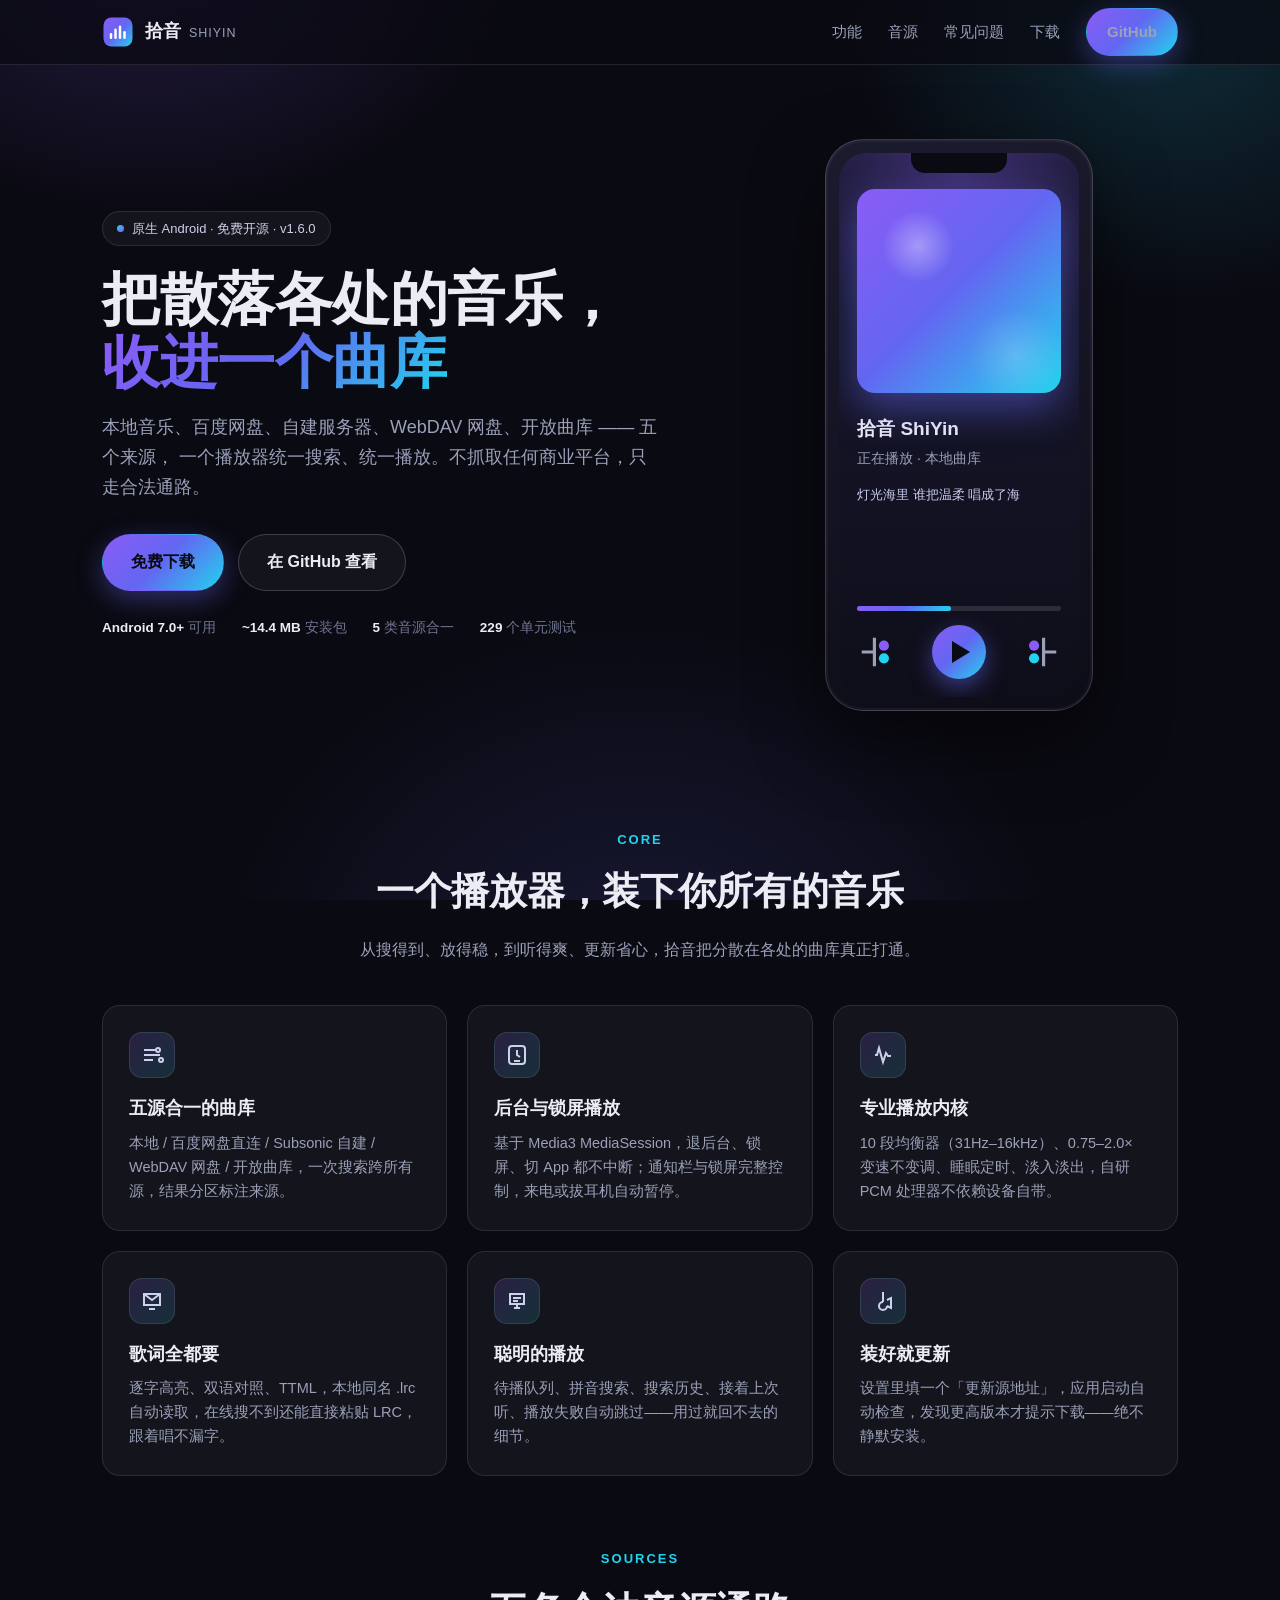
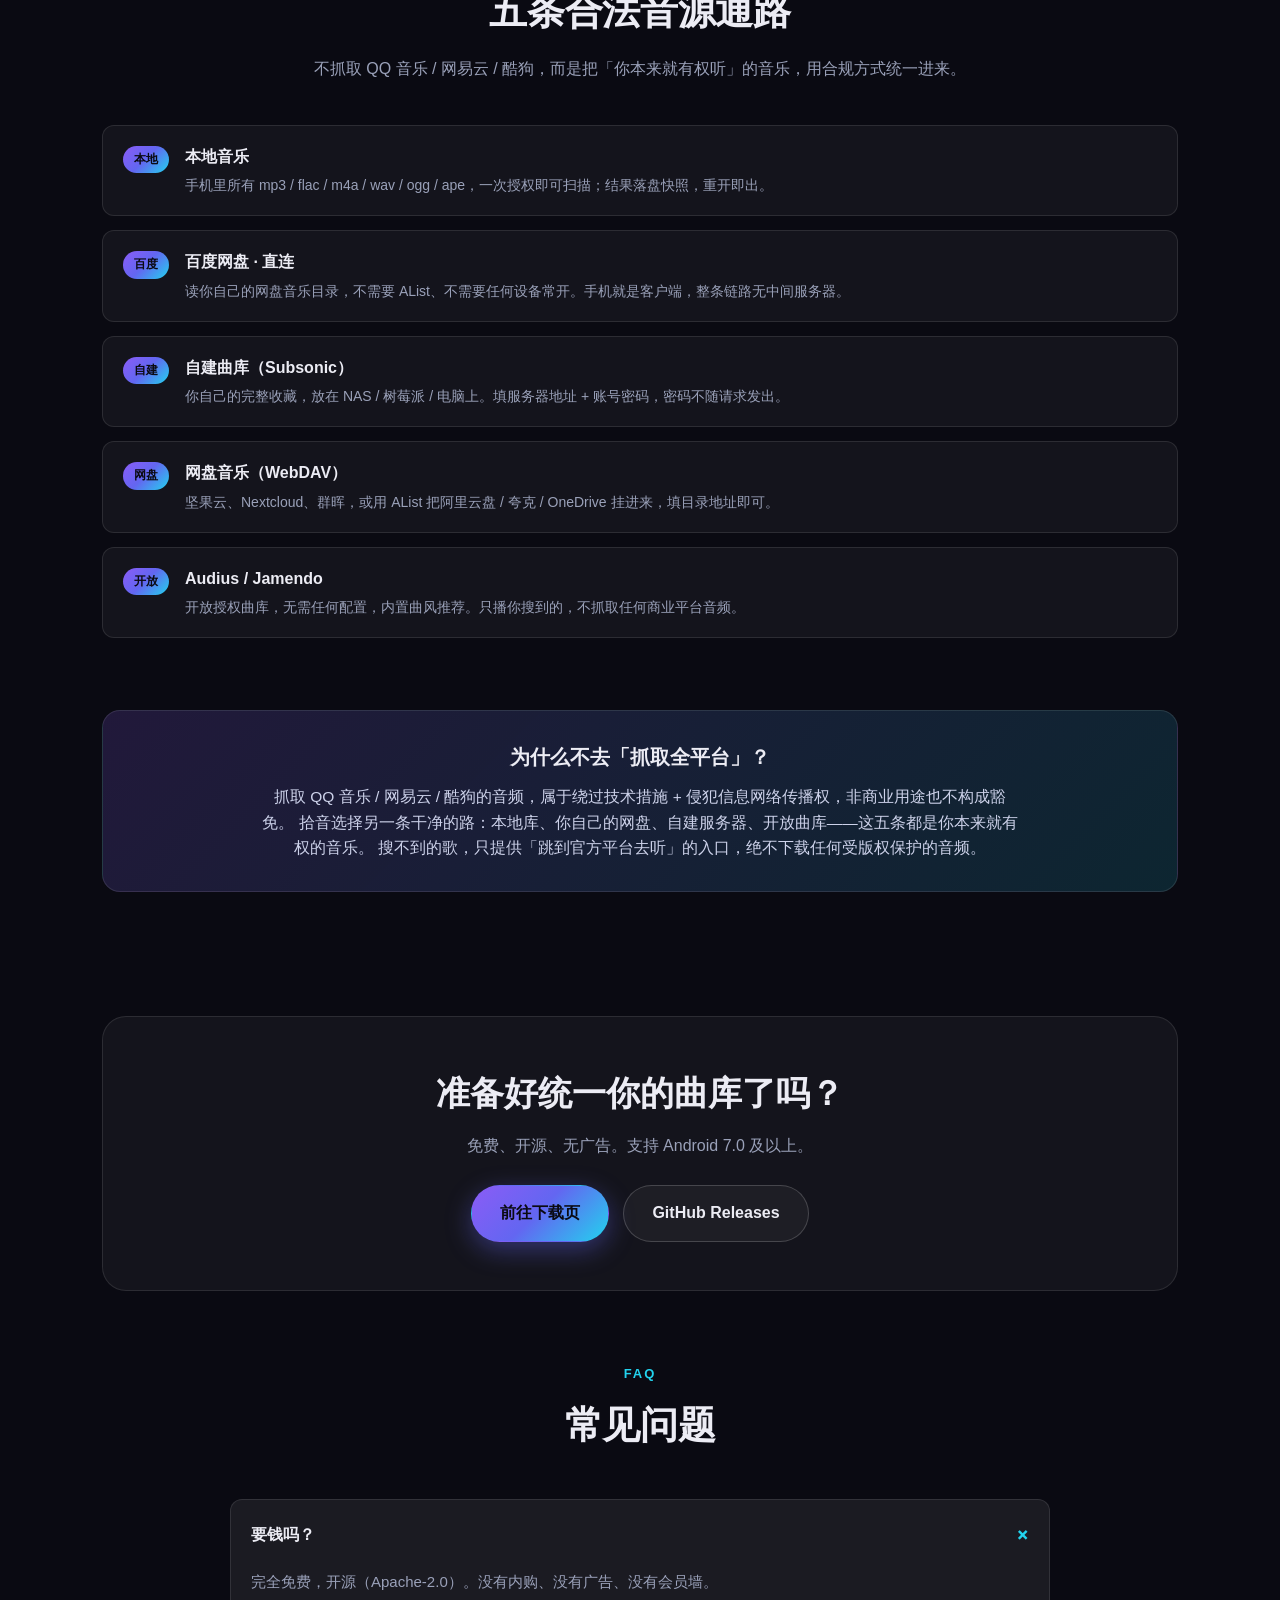
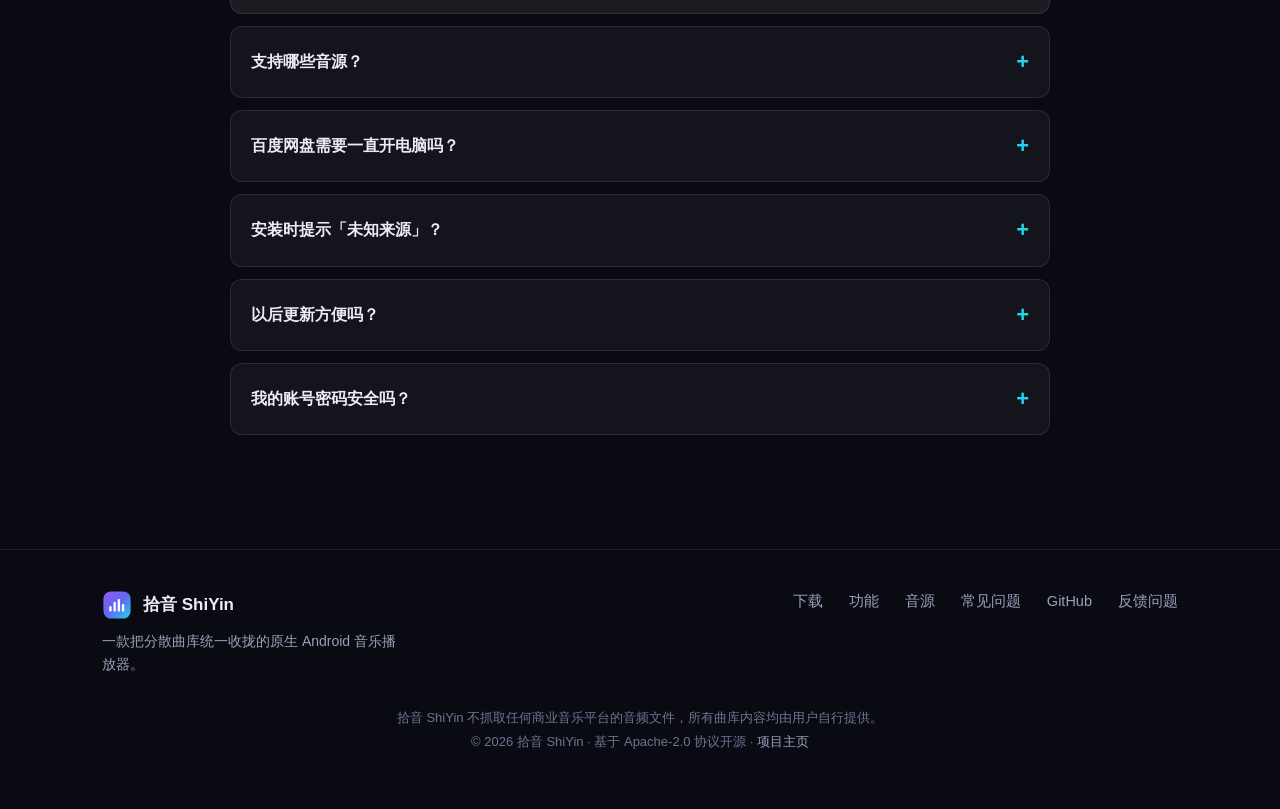
<file: docs/index.html>
<!DOCTYPE html>
<html lang="zh-CN">
<head>
<meta charset="UTF-8" />
<meta name="viewport" content="width=device-width, initial-scale=1" />
<title>拾音 ShiYin · 把散落各处的音乐收进一个曲库</title>
<meta name="description" content="拾音 ShiYin 是一款原生 Android 音乐播放器：本地音乐、百度网盘直连、自建 Subsonic、WebDAV 网盘、开放曲库五个来源统一成一个曲库。后台播放、专业音效、逐字歌词、自动更新，全部免费开源。" />
<link rel="icon" type="image/svg+xml" href="assets/logo.svg" />
<link rel="stylesheet" href="assets/styles.css" />
</head>
<body>

<!-- 导航 -->
<header class="nav">
  <div class="wrap nav-inner">
    <a class="brand" href="index.html">
      <img src="assets/logo.svg" alt="拾音" />
      <span>拾音 <small>SHIYIN</small></span>
    </a>
    <nav class="nav-links" id="navLinks">
      <a href="#features">功能</a>
      <a href="#sources">音源</a>
      <a href="#faq">常见问题</a>
      <a href="download.html">下载</a>
      <a class="btn btn-primary" data-gh="url" href="https://github.com" target="_blank" rel="noopener">GitHub</a>
    </nav>
    <button class="menu-toggle" id="menuToggle" aria-label="菜单">☰</button>
  </div>
</header>

<!-- Hero -->
<section class="hero">
  <div class="wrap hero-grid">
    <div>
      <span class="badge"><span class="dot"></span> 原生 Android · 免费开源 · v1.6.0</span>
      <h1>把散落各处的音乐，<br /><span class="grad-text">收进一个曲库</span></h1>
      <p class="lead">
        本地音乐、百度网盘、自建服务器、WebDAV 网盘、开放曲库 —— 五个来源，
        一个播放器统一搜索、统一播放。不抓取任何商业平台，只走合法通路。
      </p>
      <div class="hero-actions">
        <a class="btn btn-primary btn-lg" href="download.html">免费下载</a>
        <a class="btn btn-ghost btn-lg" data-gh="url" href="https://github.com" target="_blank" rel="noopener">在 GitHub 查看</a>
      </div>
      <div class="hero-meta">
        <span><b>Android 7.0+</b> 可用</span>
        <span><b>~14.4 MB</b> 安装包</span>
        <span><b>5</b> 类音源合一</span>
        <span><b>229</b> 个单元测试</span>
      </div>
    </div>

    <!-- 手机播放器 Mockup -->
    <div class="phone" aria-hidden="true">
      <div class="phone-screen">
        <div class="ps-cover"></div>
        <div class="ps-title">拾音 ShiYin</div>
        <div class="ps-artist">正在播放 · 本地曲库</div>
        <div class="ps-lyric">灯光海里 谁把温柔 唱成了海</div>
        <div class="ps-progress"></div>
        <div class="ps-bar">
          <div class="ps-ball">
            <svg viewBox="0 0 24 24" width="38" height="38" fill="none" stroke="#9aa1b9" stroke-width="2"><path d="M11 3v18M3 12h8"/><circle cx="17" cy="8" r="3.2" fill="#8b5cf6" stroke="none"/><circle cx="17" cy="16" r="3.2" fill="#22d3ee" stroke="none"/></svg>
          </div>
          <div class="ps-play"></div>
          <div class="ps-ball">
            <svg viewBox="0 0 24 24" width="38" height="38" fill="none" stroke="#9aa1b9" stroke-width="2"><path d="M13 3v18M21 12h-8"/><circle cx="7" cy="8" r="3.2" fill="#8b5cf6" stroke="none"/><circle cx="7" cy="16" r="3.2" fill="#22d3ee" stroke="none"/></svg>
          </div>
        </div>
      </div>
    </div>
  </div>
</section>

<!-- 核心亮点 -->
<section id="features">
  <div class="wrap">
    <div class="sec-head">
      <div class="kicker">CORE</div>
      <h2>一个播放器，装下你所有的音乐</h2>
      <p>从搜得到、放得稳，到听得爽、更新省心，拾音把分散在各处的曲库真正打通。</p>
    </div>
    <div class="grid grid-3">
      <div class="card">
        <div class="ic"><svg viewBox="0 0 24 24" fill="none" stroke="#cdd2ea" stroke-width="2"><path d="M4 7h11M4 12h16M4 17h9"/><circle cx="18" cy="7" r="2"/><circle cx="21" cy="17" r="2"/></svg></div>
        <h3>五源合一的曲库</h3>
        <p>本地 / 百度网盘直连 / Subsonic 自建 / WebDAV 网盘 / 开放曲库，一次搜索跨所有源，结果分区标注来源。</p>
      </div>
      <div class="card">
        <div class="ic"><svg viewBox="0 0 24 24" fill="none" stroke="#cdd2ea" stroke-width="2"><rect x="4" y="3" width="16" height="18" rx="3"/><path d="M9 18h6"/><path d="M12 7v5l3 2"/></svg></div>
        <h3>后台与锁屏播放</h3>
        <p>基于 Media3 MediaSession，退后台、锁屏、切 App 都不中断；通知栏与锁屏完整控制，来电或拔耳机自动暂停。</p>
      </div>
      <div class="card">
        <div class="ic"><svg viewBox="0 0 24 24" fill="none" stroke="#cdd2ea" stroke-width="2"><path d="M4 12h2l2-7 4 14 3-9 2 3h3"/></svg></div>
        <h3>专业播放内核</h3>
        <p>10 段均衡器（31Hz–16kHz）、0.75–2.0× 变速不变调、睡眠定时、淡入淡出，自研 PCM 处理器不依赖设备自带。</p>
      </div>
      <div class="card">
        <div class="ic"><svg viewBox="0 0 24 24" fill="none" stroke="#cdd2ea" stroke-width="2"><path d="M4 5h16v11H4z"/><path d="M4 5l8 6 8-6"/><path d="M9 20h6"/></svg></div>
        <h3>歌词全都要</h3>
        <p>逐字高亮、双语对照、TTML，本地同名 .lrc 自动读取，在线搜不到还能直接粘贴 LRC，跟着唱不漏字。</p>
      </div>
      <div class="card">
        <div class="ic"><svg viewBox="0 0 24 24" fill="none" stroke="#cdd2ea" stroke-width="2"><path d="M5 5h14v10H5z"/><path d="M9 19h6M12 15v4"/><path d="M8 9h8M8 12h5"/></svg></div>
        <h3>聪明的播放</h3>
        <p>待播队列、拼音搜索、搜索历史、接着上次听、播放失败自动跳过——用过就回不去的细节。</p>
      </div>
      <div class="card">
        <div class="ic"><svg viewBox="0 0 24 24" fill="none" stroke="#cdd2ea" stroke-width="2"><path d="M12 3v10M12 13a4 4 0 104 4"/><path d="M16 17l4 2V9l-4 2"/></svg></div>
        <h3>装好就更新</h3>
        <p>设置里填一个「更新源地址」，应用启动自动检查，发现更高版本才提示下载——绝不静默安装。</p>
      </div>
    </div>
  </div>
</section>

<!-- 五源详解 -->
<section id="sources" style="padding-top:10px">
  <div class="wrap">
    <div class="sec-head">
      <div class="kicker">SOURCES</div>
      <h2>五条合法音源通路</h2>
      <p>不抓取 QQ 音乐 / 网易云 / 酷狗，而是把「你本来就有权听」的音乐，用合规方式统一进来。</p>
    </div>
    <div class="sources">
      <div class="src"><span class="tag">本地</span><div><h4>本地音乐</h4><p>手机里所有 mp3 / flac / m4a / wav / ogg / ape，一次授权即可扫描；结果落盘快照，重开即出。</p></div></div>
      <div class="src"><span class="tag">百度</span><div><h4>百度网盘 · 直连</h4><p>读你自己的网盘音乐目录，不需要 AList、不需要任何设备常开。手机就是客户端，整条链路无中间服务器。</p></div></div>
      <div class="src"><span class="tag">自建</span><div><h4>自建曲库（Subsonic）</h4><p>你自己的完整收藏，放在 NAS / 树莓派 / 电脑上。填服务器地址 + 账号密码，密码不随请求发出。</p></div></div>
      <div class="src"><span class="tag">网盘</span><div><h4>网盘音乐（WebDAV）</h4><p>坚果云、Nextcloud、群晖，或用 AList 把阿里云盘 / 夸克 / OneDrive 挂进来，填目录地址即可。</p></div></div>
      <div class="src"><span class="tag">开放</span><div><h4>Audius / Jamendo</h4><p>开放授权曲库，无需任何配置，内置曲风推荐。只播你搜到的，不抓取任何商业平台音频。</p></div></div>
    </div>
  </div>
</section>

<!-- 信任声明 -->
<section style="padding-top:10px">
  <div class="wrap">
    <div class="trust">
      <h3>为什么不去「抓取全平台」？</h3>
      <p>
        抓取 QQ 音乐 / 网易云 / 酷狗的音频，属于绕过技术措施 + 侵犯信息网络传播权，非商业用途也不构成豁免。
        拾音选择另一条干净的路：本地库、你自己的网盘、自建服务器、开放曲库——这五条都是你本来就有权的音乐。
        搜不到的歌，只提供「跳到官方平台去听」的入口，绝不下载任何受版权保护的音频。
      </p>
    </div>
  </div>
</section>

<!-- 下载 CTA -->
<section>
  <div class="wrap">
    <div class="cta">
      <h2>准备好统一你的曲库了吗？</h2>
      <p>免费、开源、无广告。支持 Android 7.0 及以上。</p>
      <div class="hero-actions">
        <a class="btn btn-primary btn-lg" href="download.html">前往下载页</a>
        <a class="btn btn-ghost btn-lg" data-gh="releases" href="https://github.com" target="_blank" rel="noopener">GitHub Releases</a>
      </div>
    </div>
  </div>
</section>

<!-- FAQ -->
<section id="faq" style="padding-top:10px">
  <div class="wrap">
    <div class="sec-head">
      <div class="kicker">FAQ</div>
      <h2>常见问题</h2>
    </div>
    <div class="faq">
      <details class="qa" open><summary>要钱吗？<span class="pm">+</span></summary><div class="ans">完全免费，开源（Apache-2.0）。没有内购、没有广告、没有会员墙。</div></details>
      <details class="qa"><summary>支持哪些音源？<span class="pm">+</span></summary><div class="ans">本地音乐、百度网盘直连、自建 Subsonic 曲库、WebDAV 网盘（AList 等）、以及 Audius / Jamendo 开放曲库，共五类。详见上方「音源」一节。</div></details>
      <details class="qa"><summary>百度网盘需要一直开电脑吗？<span class="pm">+</span></summary><div class="ans">不需要。百度网盘走的是官方直连通道，手机就是客户端，读的是你自己的网盘目录，没有任何需要常开的服务器（和 WebDAV 不同）。</div></details>
      <details class="qa"><summary>安装时提示「未知来源」？<span class="pm">+</span></summary><div class="ans">这是 Android 的常规安全提示，因为安装包不是从应用商店来的。到设置里允许本次安装来源即可，应用本身不含任何越权行为。</div></details>
      <details class="qa"><summary>以后更新方便吗？<span class="pm">+</span></summary><div class="ans">方便。在「设置 → 更新」里填好更新源地址（本仓库的 update.json），应用每次启动自动检查，发现更高版本才弹窗提示，绝不强装；带 sha256 时严格校验，篡改直接拒装。</div></details>
      <details class="qa"><summary>我的账号密码安全吗？<span class="pm">+</span></summary><div class="ans">Subsonic / WebDAV 的密码只存在应用私有目录（DataStore），不上传任何服务器；百度授权走官方 OAuth 页面，密码不经过 App。</div></details>
    </div>
  </div>
</section>

<!-- 页脚 -->
<footer>
  <div class="wrap">
    <div class="foot-grid">
      <div>
        <div class="foot-brand"><img src="assets/logo.svg" alt="拾音" /><span>拾音 ShiYin</span></div>
        <p style="color:var(--muted);font-size:14px;margin-top:10px;max-width:300px">一款把分散曲库统一收拢的原生 Android 音乐播放器。</p>
      </div>
      <div class="foot-links">
        <a href="download.html">下载</a>
        <a href="#features">功能</a>
        <a href="#sources">音源</a>
        <a href="#faq">常见问题</a>
        <a data-gh="url" href="https://github.com" target="_blank" rel="noopener">GitHub</a>
        <a data-gh="issues" href="https://github.com" target="_blank" rel="noopener">反馈问题</a>
      </div>
    </div>
    <div class="foot-bottom">
      拾音 ShiYin 不抓取任何商业音乐平台的音频文件，所有曲库内容均由用户自行提供。<br />
      © 2026 拾音 ShiYin · 基于 Apache-2.0 协议开源 ·
      <a data-gh="url" href="https://github.com" target="_blank" rel="noopener">项目主页</a>
    </div>
  </div>
</footer>

<script src="assets/app.js"></script>
</body>
</html>
</file>
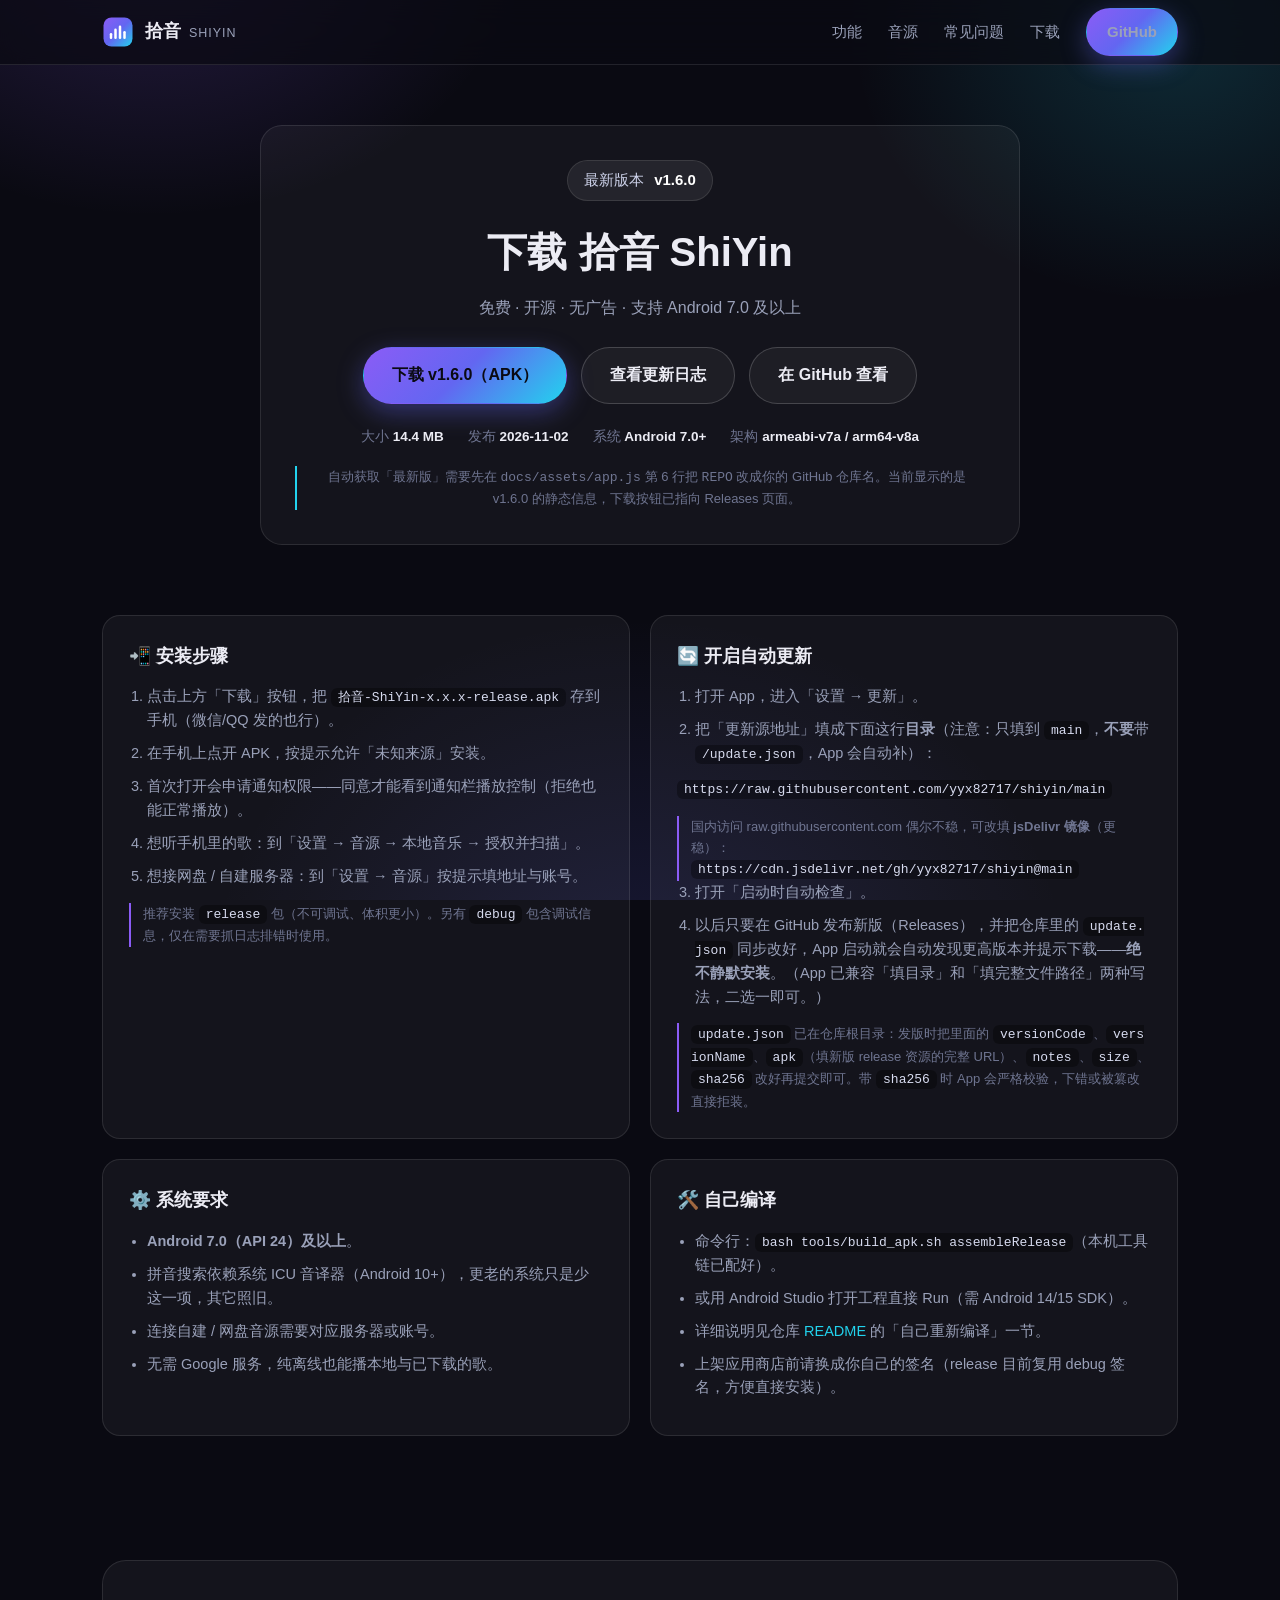
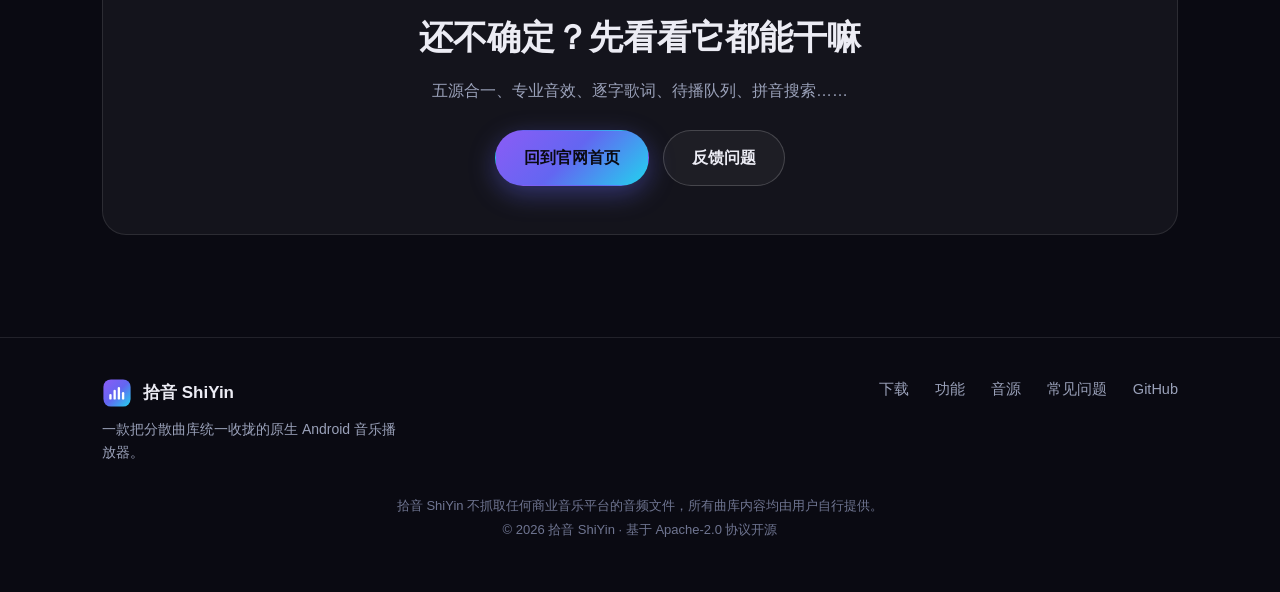
<file: docs/download.html>
<!DOCTYPE html>
<html lang="zh-CN">
<head>
<meta charset="UTF-8" />
<meta name="viewport" content="width=device-width, initial-scale=1" />
<title>下载 拾音 ShiYin · 免费开源 Android 音乐播放器</title>
<meta name="description" content="下载拾音 ShiYin Android 音乐播放器：本地音乐、百度网盘直连、自建服务器、WebDAV 网盘、开放曲库五源合一。支持 Android 7.0+，免费开源。" />
<link rel="icon" type="image/svg+xml" href="assets/logo.svg" />
<link rel="stylesheet" href="assets/styles.css" />
</head>
<body>

<header class="nav">
  <div class="wrap nav-inner">
    <a class="brand" href="index.html">
      <img src="assets/logo.svg" alt="拾音" />
      <span>拾音 <small>SHIYIN</small></span>
    </a>
    <nav class="nav-links" id="navLinks">
      <a href="index.html#features">功能</a>
      <a href="index.html#sources">音源</a>
      <a href="index.html#faq">常见问题</a>
      <a href="download.html">下载</a>
      <a class="btn btn-primary" data-gh="url" href="https://github.com" target="_blank" rel="noopener">GitHub</a>
    </nav>
    <button class="menu-toggle" id="menuToggle" aria-label="菜单">☰</button>
  </div>
</header>

<section class="dl-hero">
  <div class="wrap">
    <div class="dl-card">
      <span class="dl-version" id="dlVersion">最新版本 <b>v1.6.0</b></span>
      <h1>下载 拾音 ShiYin</h1>
      <p class="sub">免费 · 开源 · 无广告 · 支持 Android 7.0 及以上</p>

      <div class="dl-buttons">
        <a class="btn btn-primary btn-lg" id="dlPrimaryBtn" href="https://github.com" target="_blank" rel="noopener">下载 v1.6.0（APK）</a>
        <a class="btn btn-ghost btn-lg" href="CHANGELOG.md">查看更新日志</a>
        <a class="btn btn-ghost btn-lg" data-gh="url" href="https://github.com" target="_blank" rel="noopener">在 GitHub 查看</a>
      </div>

      <div class="dl-meta">
        <span>大小 <b id="dlSize">14.4 MB</b></span>
        <span>发布 <b id="dlDate">2026-11-02</b></span>
        <span>系统 <b>Android 7.0+</b></span>
        <span>架构 <b>armeabi-v7a / arm64-v8a</b></span>
      </div>

      <p class="note" id="dlLatestNote" style="display:none;margin-top:18px;font-size:13px;color:var(--muted-2);border-left:2px solid var(--cyan);padding-left:12px">
        自动获取「最新版」需要先在 <code>docs/assets/app.js</code> 第 6 行把 <code>REPO</code> 改成你的 GitHub 仓库名。当前显示的是 v1.6.0 的静态信息，下载按钮已指向 Releases 页面。
      </p>
    </div>
  </div>
</section>

<section style="padding-top:10px">
  <div class="wrap">
    <div class="dl-cols">
      <!-- 安装说明 -->
      <div class="panel">
        <h3>📲 安装步骤</h3>
        <ol>
          <li>点击上方「下载」按钮，把 <code>拾音-ShiYin-x.x.x-release.apk</code> 存到手机（微信/QQ 发的也行）。</li>
          <li>在手机上点开 APK，按提示允许「未知来源」安装。</li>
          <li>首次打开会申请通知权限——同意才能看到通知栏播放控制（拒绝也能正常播放）。</li>
          <li>想听手机里的歌：到「设置 → 音源 → 本地音乐 → 授权并扫描」。</li>
          <li>想接网盘 / 自建服务器：到「设置 → 音源」按提示填地址与账号。</li>
        </ol>
        <p class="note">
          推荐安装 <code>release</code> 包（不可调试、体积更小）。另有 <code>debug</code> 包含调试信息，仅在需要抓日志排错时使用。
        </p>
      </div>

      <!-- 自动更新 -->
      <div class="panel">
        <h3>🔄 开启自动更新</h3>
        <ol>
          <li>打开 App，进入「设置 → 更新」。</li>
          <li>把「更新源地址」填成下面这行<b>目录</b>（注意：只填到 <code>main</code>，<b>不要</b>带 <code>/update.json</code>，App 会自动补）：</li>
        </ol>
        <p><code id="updateSrc">https://raw.githubusercontent.com/yyx82717/shiyin/main</code></p>
        <p class="note">
          国内访问 raw.githubusercontent.com 偶尔不稳，可改填 <b>jsDelivr 镜像</b>（更稳）：<br>
          <code>https://cdn.jsdelivr.net/gh/yyx82717/shiyin@main</code>
        </p>
        <ol start="3">
          <li>打开「启动时自动检查」。</li>
          <li>以后只要在 GitHub 发布新版（Releases），并把仓库里的 <code>update.json</code> 同步改好，App 启动就会自动发现更高版本并提示下载——<b>绝不静默安装</b>。（App 已兼容「填目录」和「填完整文件路径」两种写法，二选一即可。）</li>
        </ol>
        <p class="note">
          <code>update.json</code> 已在仓库根目录：发版时把里面的 <code>versionCode</code>、<code>versionName</code>、<code>apk</code>（填新版 release 资源的完整 URL）、<code>notes</code>、<code>size</code>、<code>sha256</code> 改好再提交即可。带 <code>sha256</code> 时 App 会严格校验，下错或被篡改直接拒装。
        </p>
      </div>
    </div>

    <div class="dl-cols" style="margin-top:20px">
      <div class="panel">
        <h3>⚙️ 系统要求</h3>
        <ul>
          <li><b>Android 7.0（API 24）及以上</b>。</li>
          <li>拼音搜索依赖系统 ICU 音译器（Android 10+），更老的系统只是少这一项，其它照旧。</li>
          <li>连接自建 / 网盘音源需要对应服务器或账号。</li>
          <li>无需 Google 服务，纯离线也能播本地与已下载的歌。</li>
        </ul>
      </div>
      <div class="panel">
        <h3>🛠️ 自己编译</h3>
        <ul>
          <li>命令行：<code>bash tools/build_apk.sh assembleRelease</code>（本机工具链已配好）。</li>
          <li>或用 Android Studio 打开工程直接 Run（需 Android 14/15 SDK）。</li>
          <li>详细说明见仓库 <a data-gh="url" href="https://github.com" target="_blank" rel="noopener" style="color:var(--cyan)">README</a> 的「自己重新编译」一节。</li>
          <li>上架应用商店前请换成你自己的签名（release 目前复用 debug 签名，方便直接安装）。</li>
        </ul>
      </div>
    </div>
  </div>
</section>

<section>
  <div class="wrap">
    <div class="cta">
      <h2>还不确定？先看看它都能干嘛</h2>
      <p>五源合一、专业音效、逐字歌词、待播队列、拼音搜索……</p>
      <div class="hero-actions">
        <a class="btn btn-primary btn-lg" href="index.html">回到官网首页</a>
        <a class="btn btn-ghost btn-lg" data-gh="issues" href="https://github.com" target="_blank" rel="noopener">反馈问题</a>
      </div>
    </div>
  </div>
</section>

<footer>
  <div class="wrap">
    <div class="foot-grid">
      <div>
        <div class="foot-brand"><img src="assets/logo.svg" alt="拾音" /><span>拾音 ShiYin</span></div>
        <p style="color:var(--muted);font-size:14px;margin-top:10px;max-width:300px">一款把分散曲库统一收拢的原生 Android 音乐播放器。</p>
      </div>
      <div class="foot-links">
        <a href="download.html">下载</a>
        <a href="index.html#features">功能</a>
        <a href="index.html#sources">音源</a>
        <a href="index.html#faq">常见问题</a>
        <a data-gh="url" href="https://github.com" target="_blank" rel="noopener">GitHub</a>
      </div>
    </div>
    <div class="foot-bottom">
      拾音 ShiYin 不抓取任何商业音乐平台的音频文件，所有曲库内容均由用户自行提供。<br />
      © 2026 拾音 ShiYin · 基于 Apache-2.0 协议开源
    </div>
  </div>
</footer>

<script src="assets/app.js"></script>
<script>
  // 下载页专属：把更新源地址里的仓库名自动替换（若已配置）
  (function () {
    var el = document.getElementById("updateSrc");
    if (el && typeof REPO !== "undefined" && !REPO.includes("YOUR_USERNAME")) {
      // 填「目录」即可，App 会自动补 /update.json（不要直接给完整文件路径）
      el.textContent = "https://raw.githubusercontent.com/" + REPO + "/main";
    }
  })();
</script>
</body>
</html>
</file>
<file: docs/assets/styles.css>
/* 拾音 ShiYin · 官网样式（现代深色 + 渐变） */
:root{
  --bg:#0a0a12;
  --bg-2:#10101c;
  --surface:rgba(255,255,255,.045);
  --surface-2:rgba(255,255,255,.07);
  --border:rgba(255,255,255,.10);
  --border-strong:rgba(255,255,255,.18);
  --text:#ECECF4;
  --muted:#9aa1b9;
  --muted-2:#6f7591;
  --violet:#8b5cf6;
  --indigo:#6366f1;
  --cyan:#22d3ee;
  --grad:linear-gradient(135deg,#8b5cf6 0%,#6366f1 48%,#22d3ee 100%);
  --grad-soft:linear-gradient(135deg,rgba(139,92,246,.18),rgba(34,211,238,.14));
  --radius:18px;
  --radius-sm:12px;
  --maxw:1120px;
  --font:"PingFang SC","Microsoft YaHei","Hiragino Sans GB",-apple-system,BlinkMacSystemFont,"Segoe UI",Roboto,Helvetica,Arial,sans-serif;
}

*{box-sizing:border-box;margin:0;padding:0}
html{scroll-behavior:smooth}
body{
  font-family:var(--font);
  background:var(--bg);
  color:var(--text);
  line-height:1.65;
  -webkit-font-smoothing:antialiased;
  overflow-x:hidden;
}
/* 背景光晕 */
body::before{
  content:"";position:fixed;inset:0;z-index:-1;
  background:
    radial-gradient(620px 480px at 12% -8%,rgba(139,92,246,.22),transparent 60%),
    radial-gradient(560px 460px at 92% 4%,rgba(34,211,238,.16),transparent 58%),
    radial-gradient(720px 620px at 50% 110%,rgba(99,102,241,.16),transparent 60%),
    var(--bg);
}

a{color:inherit;text-decoration:none}
img,svg{display:block}
.wrap{max-width:var(--maxw);margin:0 auto;padding:0 22px}

/* 渐变文字 */
.grad-text{
  background:var(--grad);-webkit-background-clip:text;background-clip:text;color:transparent;
}

/* ===== 顶部配置提示条 ===== */
.banner{
  background:linear-gradient(90deg,rgba(139,92,246,.16),rgba(34,211,238,.12));
  border-bottom:1px solid var(--border);
  font-size:13.5px;color:#dfe2f2;text-align:center;padding:9px 16px;
}
.banner code{background:rgba(0,0,0,.3);padding:1px 7px;border-radius:6px;color:#fff;font-size:12.5px}

/* ===== 导航 ===== */
.nav{
  position:sticky;top:0;z-index:50;
  backdrop-filter:blur(14px);-webkit-backdrop-filter:blur(14px);
  background:rgba(10,10,18,.72);
  border-bottom:1px solid var(--border);
}
.nav-inner{display:flex;align-items:center;justify-content:space-between;height:64px}
.brand{display:flex;align-items:center;gap:11px;font-weight:700;font-size:18px;letter-spacing:.3px}
.brand img{width:32px;height:32px;border-radius:9px}
.brand small{font-weight:500;color:var(--muted);font-size:12.5px;letter-spacing:1px;margin-left:2px}
.nav-links{display:flex;align-items:center;gap:26px}
.nav-links a{color:var(--muted);font-size:15px;transition:color .2s}
.nav-links a:hover{color:var(--text)}
.btn{
  display:inline-flex;align-items:center;gap:8px;justify-content:center;
  font-size:15px;font-weight:600;padding:11px 20px;border-radius:999px;
  border:1px solid transparent;cursor:pointer;transition:transform .15s,box-shadow .2s,background .2s;
  white-space:nowrap;
}
.btn-primary{background:var(--grad);color:#0a0a12;box-shadow:0 8px 26px rgba(99,102,241,.4)}
.btn-primary:hover{transform:translateY(-2px);box-shadow:0 12px 32px rgba(99,102,241,.55)}
.btn-ghost{background:var(--surface);border-color:var(--border-strong);color:var(--text)}
.btn-ghost:hover{background:var(--surface-2);transform:translateY(-2px)}
.btn-lg{padding:14px 28px;font-size:16px}
.menu-toggle{display:none;background:none;border:1px solid var(--border);border-radius:10px;color:var(--text);padding:8px 12px;font-size:18px;cursor:pointer}

/* ===== Hero ===== */
.hero{padding:74px 0 56px}
.hero-grid{display:grid;grid-template-columns:1.15fr .85fr;gap:46px;align-items:center}
.badge{
  display:inline-flex;align-items:center;gap:8px;font-size:13px;color:#cdd2ea;
  background:var(--surface);border:1px solid var(--border);padding:6px 14px;border-radius:999px;margin-bottom:22px;
}
.badge .dot{width:7px;height:7px;border-radius:50%;background:linear-gradient(135deg,var(--cyan),var(--violet))}
.hero h1{font-size:clamp(34px,5.4vw,58px);line-height:1.08;font-weight:800;letter-spacing:-.5px}
.hero p.lead{margin-top:20px;font-size:18px;color:var(--muted);max-width:560px}
.hero-actions{display:flex;gap:14px;margin-top:32px;flex-wrap:wrap}
.hero-meta{margin-top:26px;display:flex;gap:26px;flex-wrap:wrap;color:var(--muted-2);font-size:13.5px}
.hero-meta b{color:var(--text);font-weight:600}

/* 手机 Mockup */
.phone{
  width:268px;margin:0 auto;aspect-ratio:9/19.2;border-radius:38px;
  background:linear-gradient(160deg,#1b1b2e,#0d0d18);
  border:1px solid var(--border-strong);padding:13px;position:relative;
  box-shadow:0 30px 70px rgba(0,0,0,.55),inset 0 0 0 2px rgba(255,255,255,.04);
}
.phone::before{content:"";position:absolute;top:13px;left:50%;transform:translateX(-50%);width:96px;height:20px;background:#0a0a12;border-radius:0 0 14px 14px;z-index:3}
.phone-screen{border-radius:27px;overflow:hidden;height:100%;background:
  radial-gradient(120% 80% at 50% 0%,rgba(139,92,246,.35),transparent 55%),
  linear-gradient(180deg,#191930,#0e0e1a);position:relative;display:flex;flex-direction:column;padding:30px 18px 18px}
.ps-cover{width:100%;aspect-ratio:1;border-radius:18px;background:var(--grad);margin-top:6px;
  box-shadow:0 16px 40px rgba(99,102,241,.5);position:relative;overflow:hidden}
.ps-cover::after{content:"";position:absolute;inset:0;background:
  radial-gradient(60px 60px at 30% 28%,rgba(255,255,255,.35),transparent 60%),
  radial-gradient(80px 80px at 78% 82%,rgba(255,255,255,.18),transparent 60%)}
.ps-title{margin-top:20px;font-weight:700;font-size:19px}
.ps-artist{color:var(--muted);font-size:14px;margin-top:3px}
.ps-lyric{margin-top:14px;font-size:13px;color:#c9cdf0;height:22px;overflow:hidden}
.ps-progress{margin-top:auto;height:5px;border-radius:5px;background:rgba(255,255,255,.12);position:relative}
.ps-progress::after{content:"";position:absolute;left:0;top:0;height:100%;width:46%;border-radius:5px;background:var(--grad)}
.ps-bar{display:flex;justify-content:space-between;align-items:center;margin-top:14px}
.ps-ball{width:38px;height:38px}
.ps-play{width:54px;height:54px;border-radius:50%;background:var(--grad);display:flex;align-items:center;justify-content:center;box-shadow:0 8px 22px rgba(99,102,241,.5)}
.ps-play::after{content:"";border-style:solid;border-width:11px 0 11px 18px;border-color:transparent transparent transparent #0a0a12;margin-left:4px}

/* ===== 通用区块 ===== */
section{padding:62px 0}
.sec-head{text-align:center;max-width:680px;margin:0 auto 42px}
.sec-head .kicker{font-size:13px;letter-spacing:2px;text-transform:uppercase;color:var(--cyan);font-weight:700}
.sec-head h2{font-size:clamp(26px,3.6vw,38px);font-weight:800;margin-top:10px;letter-spacing:-.3px}
.sec-head p{color:var(--muted);margin-top:14px;font-size:16px}

/* 卡片网格 */
.grid{display:grid;gap:20px}
.grid-3{grid-template-columns:repeat(3,1fr)}
.grid-2{grid-template-columns:repeat(2,1fr)}
.card{
  background:var(--surface);border:1px solid var(--border);border-radius:var(--radius);
  padding:26px;transition:transform .18s,border-color .2s,background .2s;
}
.card:hover{transform:translateY(-4px);border-color:var(--border-strong);background:var(--surface-2)}
.card .ic{
  width:46px;height:46px;border-radius:13px;display:flex;align-items:center;justify-content:center;
  background:var(--grad-soft);border:1px solid var(--border);margin-bottom:16px;
}
.card .ic svg{width:24px;height:24px}
.card h3{font-size:18px;font-weight:700;margin-bottom:8px}
.card p{color:var(--muted);font-size:14.5px}

/* 五源列表 */
.sources{display:grid;gap:14px}
.src{
  display:flex;gap:16px;align-items:flex-start;background:var(--surface);
  border:1px solid var(--border);border-radius:var(--radius-sm);padding:18px 20px;
  transition:border-color .2s,background .2s;
}
.src:hover{background:var(--surface-2);border-color:var(--border-strong)}
.src .tag{font-size:12px;font-weight:700;color:#0a0a12;background:var(--grad);padding:4px 11px;border-radius:999px;white-space:nowrap;margin-top:2px}
.src h4{font-size:16px;font-weight:700}
.src p{color:var(--muted);font-size:14px;margin-top:4px}

/* 信任声明 */
.trust{
  background:var(--grad-soft);border:1px solid var(--border);border-radius:var(--radius);
  padding:30px 32px;text-align:center;
}
.trust h3{font-size:20px;margin-bottom:10px}
.trust p{color:#cdd2ea;font-size:15.5px;max-width:760px;margin:0 auto}

/* FAQ */
.faq{max-width:820px;margin:0 auto}
details.qa{
  background:var(--surface);border:1px solid var(--border);border-radius:var(--radius-sm);
  padding:0 20px;margin-bottom:12px;transition:background .2s;
}
details.qa[open]{background:var(--surface-2)}
details.qa summary{
  list-style:none;cursor:pointer;padding:17px 0;font-weight:600;font-size:16px;
  display:flex;justify-content:space-between;align-items:center;gap:14px;
}
details.qa summary::-webkit-details-marker{display:none}
details.qa summary .pm{color:var(--cyan);font-size:22px;transition:transform .2s;flex:none}
details.qa[open] summary .pm{transform:rotate(45deg)}
details.qa .ans{padding:0 0 18px;color:var(--muted);font-size:15px}

/* 下载 CTA 区块（首页底部） */
.cta{
  text-align:center;background:var(--surface);border:1px solid var(--border);
  border-radius:24px;padding:48px 30px;
}
.cta h2{font-size:clamp(24px,3.4vw,34px);font-weight:800}
.cta p{color:var(--muted);margin-top:12px;font-size:16px}
.cta .hero-actions{justify-content:center;margin-top:26px}

/* ===== 下载页 ===== */
.dl-hero{padding:60px 0 30px;text-align:center}
.dl-card{
  background:var(--surface);border:1px solid var(--border);border-radius:22px;
  padding:34px;max-width:760px;margin:0 auto;
}
.dl-version{display:inline-flex;align-items:center;gap:10px;font-size:15px;color:#cdd2ea;
  background:var(--surface-2);border:1px solid var(--border);padding:7px 16px;border-radius:999px;margin-bottom:18px}
.dl-version b{color:#fff}
.dl-card h1{font-size:clamp(28px,4vw,40px);font-weight:800}
.dl-card .sub{color:var(--muted);margin-top:10px;font-size:16px}
.dl-buttons{display:flex;gap:14px;justify-content:center;flex-wrap:wrap;margin-top:26px}
.dl-meta{display:flex;gap:24px;justify-content:center;flex-wrap:wrap;margin-top:22px;color:var(--muted-2);font-size:13.5px}
.dl-meta b{color:var(--text)}
.dl-cols{display:grid;grid-template-columns:1fr 1fr;gap:20px;margin-top:30px}
.panel{background:var(--surface);border:1px solid var(--border);border-radius:var(--radius);padding:26px}
.panel h3{font-size:18px;margin-bottom:14px;display:flex;align-items:center;gap:9px}
.panel ol,.panel ul{margin-left:18px;color:var(--muted);font-size:14.5px}
.panel li{margin-bottom:9px}
.panel code{background:rgba(0,0,0,.32);padding:2px 7px;border-radius:6px;font-size:13px;color:#d7dbef;word-break:break-all}
.panel .note{margin-top:14px;font-size:13px;color:var(--muted-2);border-left:2px solid var(--violet);padding-left:12px}
.need-config{outline:1px dashed var(--cyan);outline-offset:3px}

/* 页脚 */
footer{border-top:1px solid var(--border);margin-top:40px;padding:40px 0 56px}
.foot-grid{display:flex;justify-content:space-between;gap:30px;flex-wrap:wrap;align-items:flex-start}
.foot-brand{display:flex;align-items:center;gap:11px;font-weight:700;font-size:17px}
.foot-brand img{width:30px;height:30px;border-radius:8px}
.foot-links{display:flex;gap:26px;flex-wrap:wrap}
.foot-links a{color:var(--muted);font-size:14.5px;transition:color .2s}
.foot-links a:hover{color:var(--text)}
.foot-bottom{margin-top:30px;color:var(--muted-2);font-size:13px;text-align:center;line-height:1.8}
.foot-bottom a{color:var(--muted)}

/* 响应式 */
@media(max-width:900px){
  .hero-grid{grid-template-columns:1fr;gap:34px}
  .phone{order:-1}
  .grid-3{grid-template-columns:1fr 1fr}
  .dl-cols{grid-template-columns:1fr}
}
@media(max-width:620px){
  .nav-links{display:none}
  .menu-toggle{display:block}
  .nav-links.open{display:flex;position:absolute;top:64px;left:0;right:0;flex-direction:column;
    background:rgba(10,10,18,.97);padding:18px 22px;gap:16px;border-bottom:1px solid var(--border)}
  .grid-3,.grid-2{grid-template-columns:1fr}
  .hero{padding:48px 0 30px}
  .banner{font-size:12px}
}
</file>
